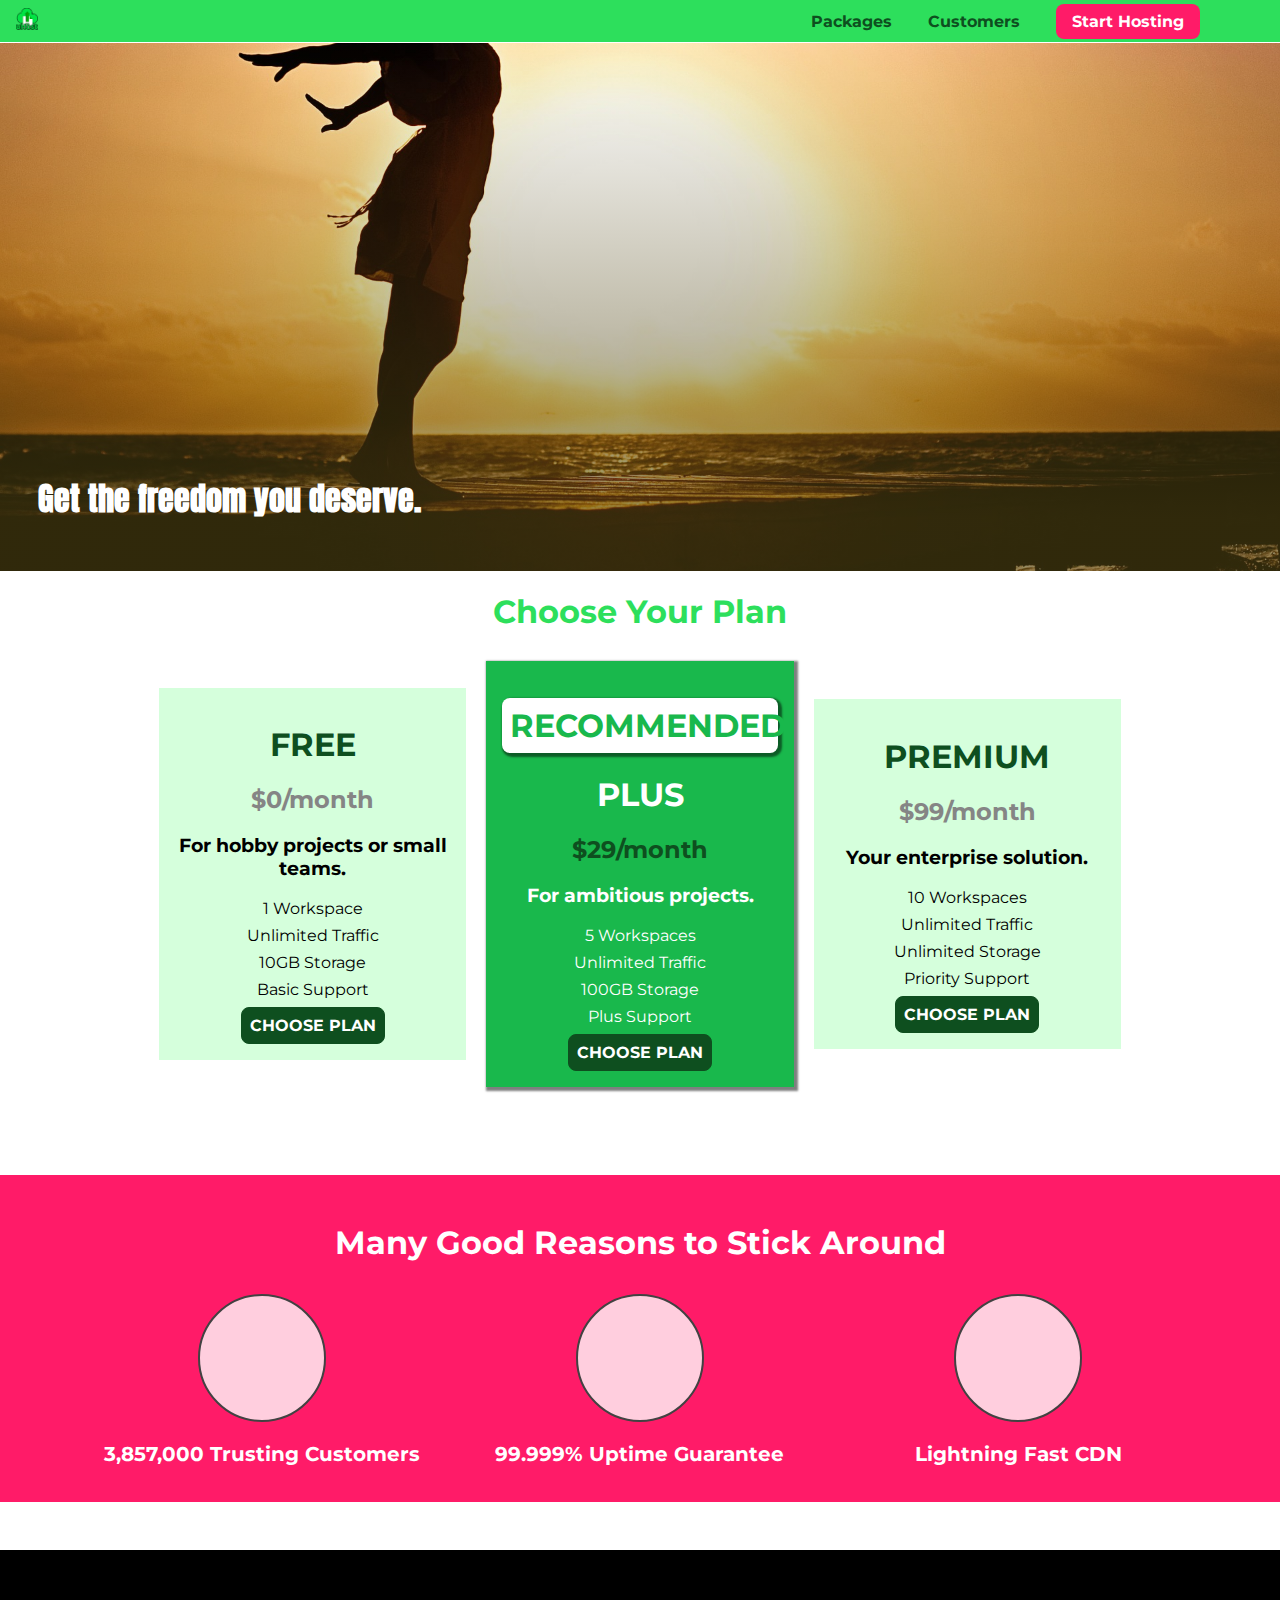
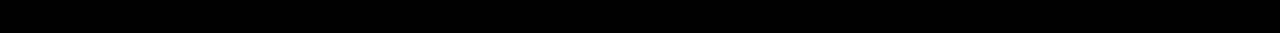
<file: index.html>
<!DOCTYPE html>
<html lang="en">

<head>
    <meta charset="UTF-8">
    <meta http-equiv="X-UA-Compatible" content="ie=edge">
    <title>uHost</title>
    <link rel="shortcut icon" href="favicon.png">
    <link href="https://fonts.googleapis.com/css?family=Anton" rel="stylesheet">
    <link href="https://fonts.googleapis.com/css?family=Montserrat:400,700" rel="stylesheet">
    <link rel="stylesheet" href="shared.css">
    <link rel="stylesheet" href="main.css">
</head>

<body>
    <header class="main-header">
        <div>
            <a href="index.html" class="main-header__brand">
                <img src="images/uhost-icon.png" alt="uHost your favorite hosting company">
            </a>
        </div>
        <nav class="main-nav">
            <ul class="main-nav__items">
                <li class="main-nav__item">
                    <a href="packages/index.html">Packages</a>
                </li>
                <li class="main-nav__item">
                    <a href="customers/index.html">Customers</a>
                </li>
                <li class="main-nav__item main-nav__item--cta">
                    <a href="start-hosting/index.html">Start Hosting</a>
                </li>
            </ul>
        </nav>
    </header>
    <main>
        <section id="product-overview">
            <h1>Get the freedom you deserve.</h1>
        </section>
        <section id="plans">
            <h1 class="section-title">Choose Your Plan</h1>
            <div class="plan__list">
                <article class="plan">
                    <h1 class="plan__title">FREE</h1>
                    <h2 class="plan__price">$0/month</h2>
                    <h3>For hobby projects or small teams.</h3>
                    <ul class="plan__features">
                        <li class="plan__feature">1 Workspace</li>
                        <li class="plan__feature">Unlimited Traffic</li>
                        <li class="plan__feature">10GB Storage</li>
                        <li class="plan__feature">Basic Support</li>
                    </ul>
                    <div>
                        <button class="button">CHOOSE PLAN</button>
                    </div>
                </article>
                <article class="plan plan--highlighted">
                    <h1 class="plan__annotation">RECOMMENDED</h1>
                    <h1 class="plan__title">PLUS</h1>
                    <h2 class="plan__price">$29/month</h2>
                    <h3>For ambitious projects.</h3>
                    <ul class="plan__features">
                        <li class="plan__feature">5 Workspaces</li>
                        <li class="plan__feature">Unlimited Traffic</li>
                        <li class="plan__feature">100GB Storage</li>
                        <li class="plan__feature">Plus Support</li>
                    </ul>
                    <div>
                        <button class="button">CHOOSE PLAN</button>
                    </div>
                </article>
                <article class="plan">
                    <h1 class="plan__title">PREMIUM</h1>
                    <h2 class="plan__price">$99/month</h2>
                    <h3>Your enterprise solution.</h3>
                    <ul class="plan__features">
                        <li class="plan__feature">10 Workspaces</li>
                        <li class="plan__feature">Unlimited Traffic</li>
                        <li class="plan__feature">Unlimited Storage</li>
                        <li class="plan__feature">Priority Support</li>
                    </ul>
                    <div>
                        <button class="button">CHOOSE PLAN</button>
                    </div>
                </article>
            </div>
        </section>
        <section id="key-features">
            <h1 class="section-title">Many Good Reasons to Stick Around</h1>
            <ul class="key-feature__list">
                <li class="key-feature">
                    <div class="key-feature__image">

                    </div>
                    <p class="key-feature__description">3,857,000 Trusting Customers</p>
                </li>
                <li class="key-feature">
                    <div class="key-feature__image">

                    </div>
                    <p class="key-feature__description">99.999% Uptime Guarantee</p>
                </li>
                <li class="key-feature">
                    <div class="key-feature__image">

                    </div>
                    <p class="key-feature__description">Lightning Fast CDN</p>
                </li>
            </ul>
        </section>
    </main>
    <footer class="main-footer">
        <nav>
            <ul class="main-footer__links">
                <li class="main-footer__link">
                    <a href="#">Support</a>
                </li>
                <li class="main-footer__link">
                    <a href="#">Terms of Use</a>
                </li>
            </ul>
        </nav>
    </footer>
</body>

</html>
</file>
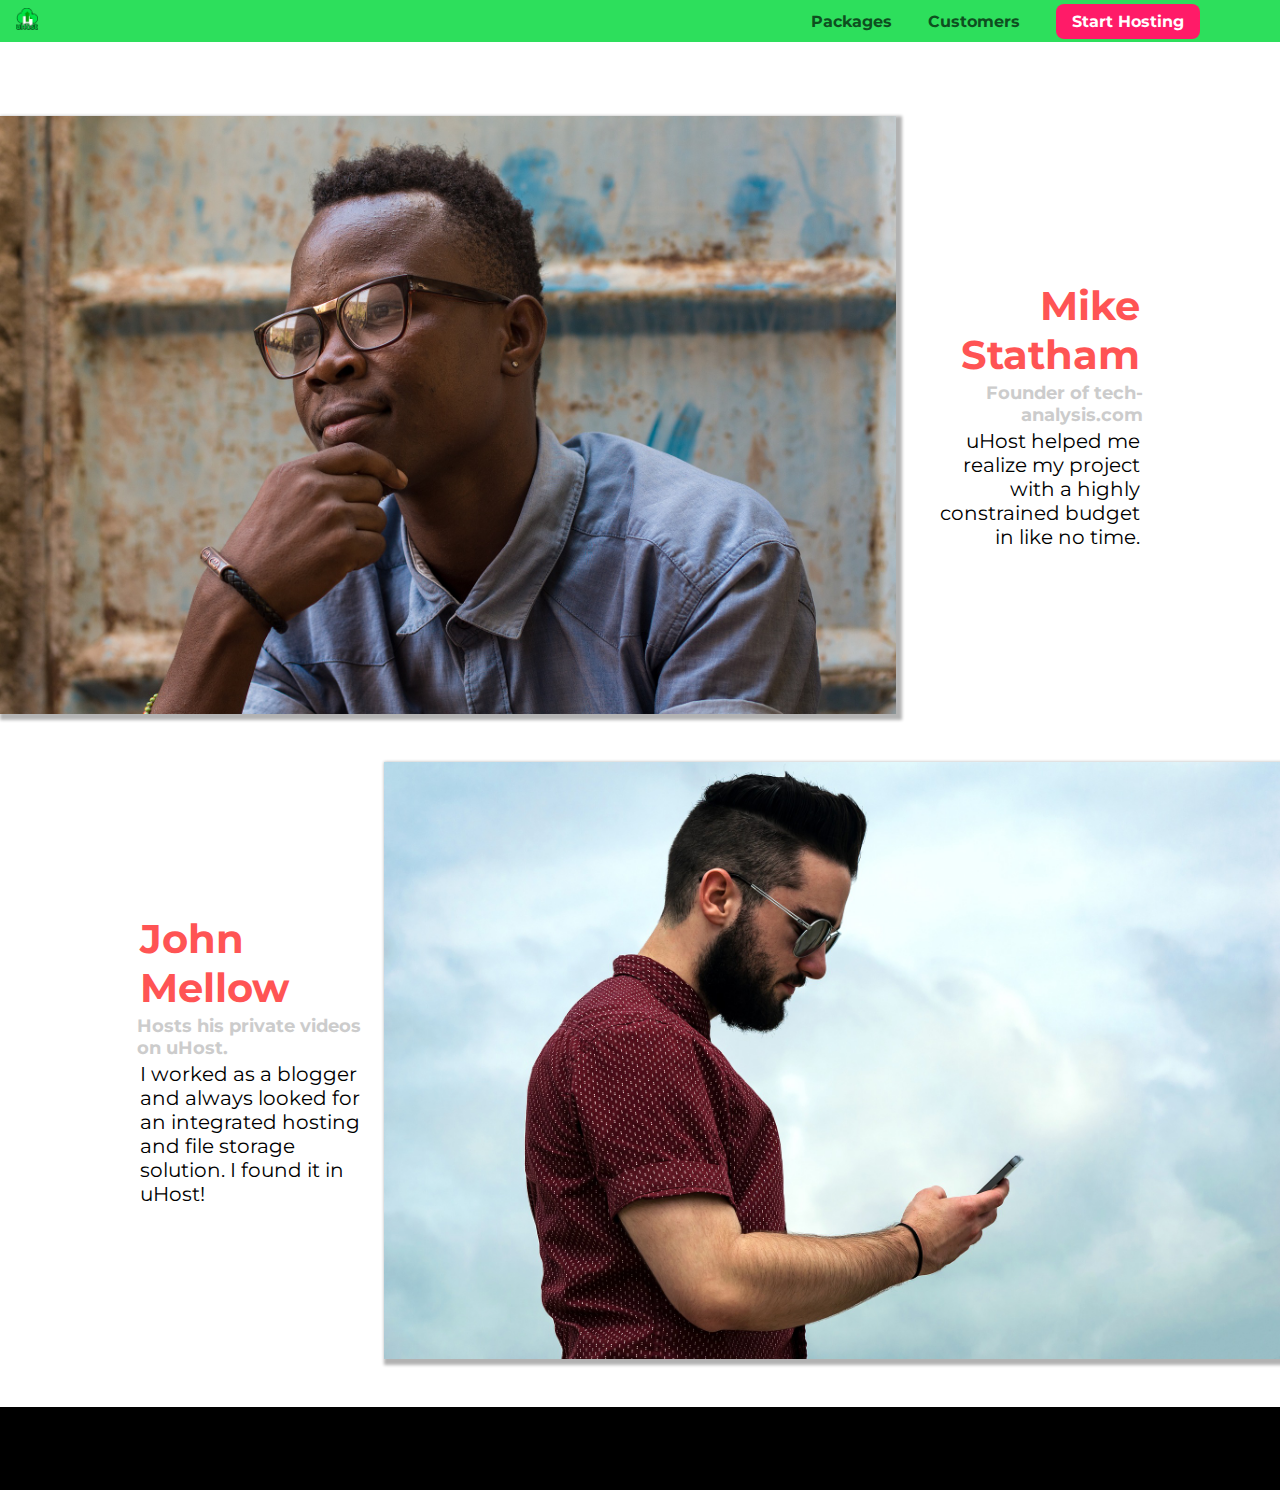
<file: customers/index.html>
<!DOCTYPE html>
<html lang="en">

<head>
    <meta charset="UTF-8">
    <meta name="viewport" content="width=device-width, initial-scale=1.0">
    <meta http-equiv="X-UA-Compatible" content="ie=edge">
    <title>uHost Customers</title>
    <link rel="shortcut icon" href="../favicon.png">
    <link href="https://fonts.googleapis.com/css?family=Anton|Montserrat:400,700" rel="stylesheet">
    <link rel="stylesheet" href="../shared.css">
    <link rel="stylesheet" href="customers.css">
</head>

<body>
    <header class="main-header">
        <div>
            <a href="../index.html" class="main-header__brand">
                <img src="../images/uhost-icon.png" alt="uHost your favorite hosting company">
            </a>
        </div>
        <nav class="main-nav">
            <ul class="main-nav__items">
                <li class="main-nav__item">
                    <a href="../packages/index.html">Packages</a>
                </li>
                <li class="main-nav__item">
                    <a href="index.html">Customers</a>
                </li>
                <li class="main-nav__item main-nav__item--cta">
                    <a href="start-hosting/index.html">Start Hosting</a>
                </li>
            </ul>
        </nav>
    </header>
            </a>
        </div>
        <nav class="main-nav">
            <ul class="main-nav__items">
                <li class="main-nav__item">
                    <a href="packages/index.html">Packages</a>
                </li>
                <li class="main-nav__item">
                    <a href="customers/index.html">Customers</a>
                </li>
                <li class="main-nav__item main-nav__item--cta">
                    <a href="start-hosting/index.html">Start Hosting</a>
                </li>
            </ul>
        </nav>
    </header>

    <main>
        <div>
            <div class="testimonial" id="customer-1">
                <div class="testimonial__image-container">
                    <img src="../images/customer-1.jpg" alt="Mike Statham - Customer" class="testimonial__image">
                </div>
                <div class="testimonial__info">
                    <h1 class="testimonial__name">Mike Statham</h1>
                    <h2 class="testimonial__subtitle">Founder of
                        <a href="tech-analysis.com">tech-analysis.com</a>
                    </h2>
                    <p class="testimonial__text">uHost helped me realize my project with a highly constrained budget in like no time.</p>
                </div>
            </div>
            <div class="testimonial" id="customer-2">

                <div class="testimonial__info">
                    <h1 class="testimonial__name">John Mellow</h1>
                    <h2 class="testimonial__subtitle">Hosts his private videos on uHost.
                    </h2>
                    <p class="testimonial__text">I worked as a blogger and always looked for an integrated hosting and file storage solution. I found
                        it in uHost!
                    </p>
                </div>
                <div class="testimonial__image-container">
                    <img src="../images/customer-2.jpg" alt="John Mellow - Customer" class="testimonial__image">
                </div>
            </div>
        </div>
    </main>
    <footer class="main-footer">
        <nav>
            <ul class="main-footer__links">
                <li class="main-footer__link">
                    <a href="#">Support</a>
                </li>
                <li class="main-footer__link">
                    <a href="#">Terms of Use</a>
                </li>
            </ul>
        </nav>
    </footer>
</body>

</html>
</file>
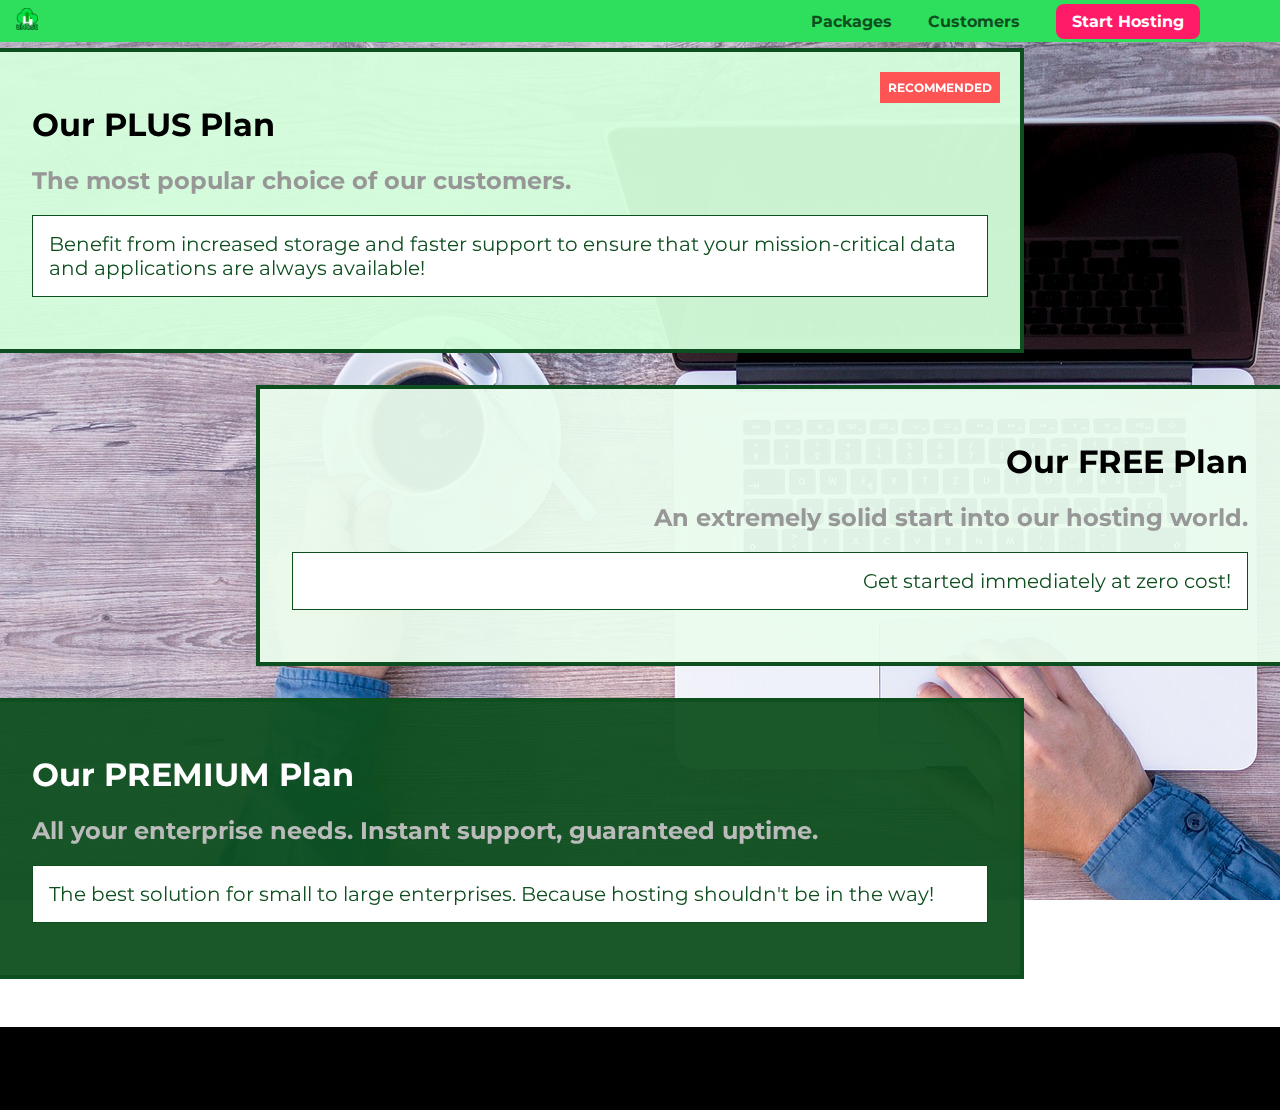
<file: packages/index.html>
<!DOCTYPE html>
<html lang="en">

<head>
    <meta charset="UTF-8">
    <meta http-equiv="X-UA-Compatible" content="ie=edge">
    <title>uHost</title>
    <link rel="shortcut icon" href="favicon.png">
    <link href="https://fonts.googleapis.com/css?family=Montserrat:400,700" rel="stylesheet">
    <link rel="stylesheet" href="../shared.css">
    <link rel="stylesheet" href="packages.css">
</head>

<body>
    <div class="background"></div>
    <header class="main-header">
        <div>
            <a href="../index.html" class="main-header__brand">
                <img src="../images/uhost-icon.png" alt="uHost your favorite hosting company">
            </a>
        </div>
        <nav class="main-nav">
            <ul class="main-nav__items">
                <li class="main-nav__item">
                    <a href="index.html">Packages</a>
                </li>
                <li class="main-nav__item">
                    <a href="../customers/index.html">Customers</a>
                </li>
                <li class="main-nav__item main-nav__item--cta">
                    <a href="../start-hosting/index.html">Start Hosting</a>
                </li>
            </ul>
        </nav>
    </header>
    <main>
        <section class="package" id="plus">
            <a href="#">
                <h1 class="package__title">Our PLUS Plan</h1>
                <h2 class="package__badge">RECOMMENDED</h2>
                <h2 class="package__subtitle">The most popular choice of our customers.</h2>
                <p class="package__info">Benefit from increased storage and faster support to ensure that your mission-critical data and applications
                    are always available!</p>
            </a>
        </section>
        <section class="package" id="free">
            <a href="#">
                <h1 class="package__title">Our FREE Plan</h1>
                <h2 class="package__subtitle">An extremely solid start into our hosting world.</h2>
                <p class="package__info">Get started immediately at zero cost!</p>
            </a>
        </section>
        <div class="clearfix"></div>
        <section class="package" id="premium">
            <a href="#">
                <h1 class="package__title">Our PREMIUM Plan</h1>
                <h2 class="package__subtitle">All your enterprise needs. Instant support, guaranteed uptime. </h2>
                <p class="package__info">The best solution for small to large enterprises. Because hosting shouldn't be in the way!</p>
            </a>
        </section>
    </main>
    <footer class="main-footer">
        <nav>
            <ul class="main-footer__links">
                <li class="main-footer__link">
                    <a href="#">Support</a>
                </li>
                <li class="main-footer__link">
                    <a href="#">Terms of Use</a>
                </li>
            </ul>
        </nav>
    </footer>
</body>

</html>
</file>
<file: shared.css>
*  {
    box-sizing: border-box;
}

body {
    font-family: 'Montserrat', sans-serif;
    margin: 0;
}

.main-header {
    width: 100%;
    position: fixed;
    top: 0;
    left: 0;
    background: #2ddf5c;
    padding: 8px 16px;
    z-index: 1;
}

.main-header > div {
    display: inline-block;
    vertical-align: middle;
}

.main-header__brand {
    color: #0e4f1f;
    text-decoration: none;
    font-weight: bold;
    font-size: 22px;
    height: 22px;
    /* width: 20px; */
    display: inline-block;
}

.main-header__brand img {
    height: 100%;
    /*width: 100%; */
}

.main-nav {
    display: inline-block;
    text-align: right;
    width: calc(100% - 74px);
    vertical-align: middle;
}

.main-nav__items {
    margin: 0;
    padding: 0;
    list-style: none;
}

.main-nav__item {
    display: inline-block;
    margin: 0 16px;
}

.main-nav__item a {
    text-decoration: none;
    color: #0e4f1f;
    font-weight: bold;
    padding: 3px 0;
}

.main-nav__item a:hover,
.main-nav__item a:active {
    color: white;
    border-bottom: 5px solid white;
}

.main-nav__item--cta a {
    color: white;
    background: #ff1b68;
    padding: 8px 16px;
    border-radius: 8px;
}

.main-nav__item--cta a:hover,
.main-nav__item--cta a:active {
    color: #ff1b68;
    background: white;
    border: none;
}

.main-footer {
    background: rgb(0, 0, 0);
    padding: 32px;
    margin-top: 48px;
}

.main-footer__links {
    list-style: none;
    margin: 0;
    padding: 0;
    text-align: center;
}

.main-footer__link {
    display: inline-block;
    margin: 0 16px;
}

.main-footer__link a {
    color: rgb(0, 0, 0);
    text-decoration: none;
}

.main-footer__link a:hover,
.main-footer__link a:active {
    color: #ccc;
}

.button {
    background: #0e4f1f;
    color: white;
    font: inherit;
    border: 1.5px solid #0e4f1f;
    padding: 8px;
    border-radius: 8px;
    font-weight: bold;
    cursor: pointer;
}

.button:hover,
.button:active {
    background: white;
    color: #0e4f1f;
}

.button:focus {
    outline: none;
}
</file>
<file: main.css>
#product-overview {
    background: linear-gradient(to top, rgba(80, 68, 18, 0.6) 10%, transparent), url("images/freedom.jpg") left 10% bottom 20%/cover no-repeat border-box, #ff1b68;
    /*background-size: cover;
    background-position: left 10% bottom 20%;
    background-repeat: no-repeat;
    background-origin: border-box;
    background-clip: border-box; */
    width: 100%;
    height: 528px;
    padding: 10px;   
    margin-top: 43px;
    position: relative;
}

.section-title {
    color: #2ddf5c;
    text-align: center;
}

#product-overview h1 {
    color: white;
    font-family: 'Anton', sans-serif;
    position: absolute;
    bottom: 5%;
    left: 3%;
}

.plan__list {
    width: 80%;
    margin: auto;
    text-align: center;
}

.plan {
    background: #d5ffdc;
    text-align: center;
    padding: 16px;
    margin: 8px;
    display: inline-block;
    width: 30%;
    vertical-align: middle;
}

.plan--highlighted {
    background: #19b84c;
    color: white;
    box-shadow: 2px 2px 2px 2px rgba(0, 0, 0, 0.5);
}

.plan__annotation {
    background: white;
    color: #19b84c;
    padding: 8px;
    box-shadow: 2px 2px 2px 2px rgba(0, 0, 0, 0.5);
    border-radius: 8px;
}

.plan__title {
    color: #0e4f1f;
}

.plan__price {
    color: #858585;
}

.plan--highlighted .plan__title {
    color: white;
}

.plan--highlighted .plan__price {
    color: #0e4f1f;
}

.plan__features {
    list-style: none;
    margin: 0;
    padding: 0;
}

.plan__feature {
    margin: 8px 0;
}

#key-features {
    background: #ff1b68;
    margin-top: 80px;
    padding: 16px;
}

#key-features .section-title {
    color: white;
    margin: 32px;
}

.key-feature__list {
    list-style: none;
    margin: 0;
    padding: 0;
    text-align: center;
}

.key-feature {
    display: inline-block;
    width: 30%;
    vertical-align: top;
}

.key-feature__image {
    background: #ffcede;
    width: 128px;
    height: 128px;
    border: 2px solid #424242;
    border-radius: 50%;
    margin: auto;
}

.key-feature__description {
    text-align: center;
    font-weight: bold;
    color: white;
    font-size: 20px;
}

/* h1 {
    font-family: sans-serif;
} */
</file>
<file: customers/customers.css>
.testimonial {
  font-size: 20px;
  margin: 48px 0;
}

.testimonial__list {
  width: 80%;
  margin: auto;
}

.testimonial:first-of-type {
  margin-top: 96px;
}

.testimonial__image-container {
  width: 70%;
  display: inline-block;
  vertical-align: middle;
  box-shadow: 3px 3px 3px 3px rgba(0, 0, 0, 0.3);
}

.testimonial__image {
  width: 100%;
  vertical-align: top ;
}

.testimonial__info {
  text-align: right;
  padding: 14px;
  display: inline-block;
  vertical-align: middle;
  width: 20% ;
}

#customer-2.testimonial {
  text-align: right;
}

#customer-2 .testimonial__info {
  text-align: left;
}

.testimonial__name {
  margin: 3px;
  color: #ff5454;
}

.testimonial__subtitle {
  margin: 0;
  font-size: 18px;
  color: #ccc;
}

.testimonial__subtitle a {
  color: inherit;
  text-decoration: none;
}

.testimonial__subtitle a:hover,
.testimonial__subtitle a:active {
  color: #7a7a7a;
}

.testimonial__text {
  margin: 3px;
}
</file>
<file: packages/packages.css>
main {
    padding-top: 32px;
}

.background {
    background: url("../images/plans-background.jpg");
    width: 100%;
    height: 100%;
    position: fixed;
    z-index: -1;
}

.package {
    width: 80%;
    margin: 16px 0;
    border: 4px solid #0e4f1f;
    border-left: none;
    position: relative;
}

.package:hover,
.package:active {
    box-shadow: 2px 2px 4px rgba(0,0,0,0.5);
    border-color: #ff5454;
    /* border-color: #ff5454 !important; */
}

.package a {
    text-decoration: none;
    color: inherit;
    display: block;
    padding: 32px;
}

.package__badge {
    position: absolute ;
    top: 0;
    right: 0;
    margin: 20px;
    font-size: 12px;
    color: white;
    background: #ff5454;
    padding: 8px;

}

.package__subtitle {
    color: #979797;
}

.package__info {
    padding: 16px;
    border: 1px solid #0e4f1f;
    font-size: 20px;
    color: #0e4f1f;
    background: white;
}

.clearfix {
    clear: both;
}

#plus {
    background: rgba(213, 255, 220, 0.95);
}

#free {
    background: rgba(234, 252, 237, 0.95);
    float: right;
    border-right: none;
    border-left: 4px solid #0e4f1f;
    text-align: right;
}

#free:hover,
#free:active {
    border-left-color: #ff5454;
}

#premium {
    background: rgba(14, 79, 31, 0.95);
}

#premium .package__title {
    color: white;
}

#premium .package__subtitle {
    color: #bbb;
}
</file>
